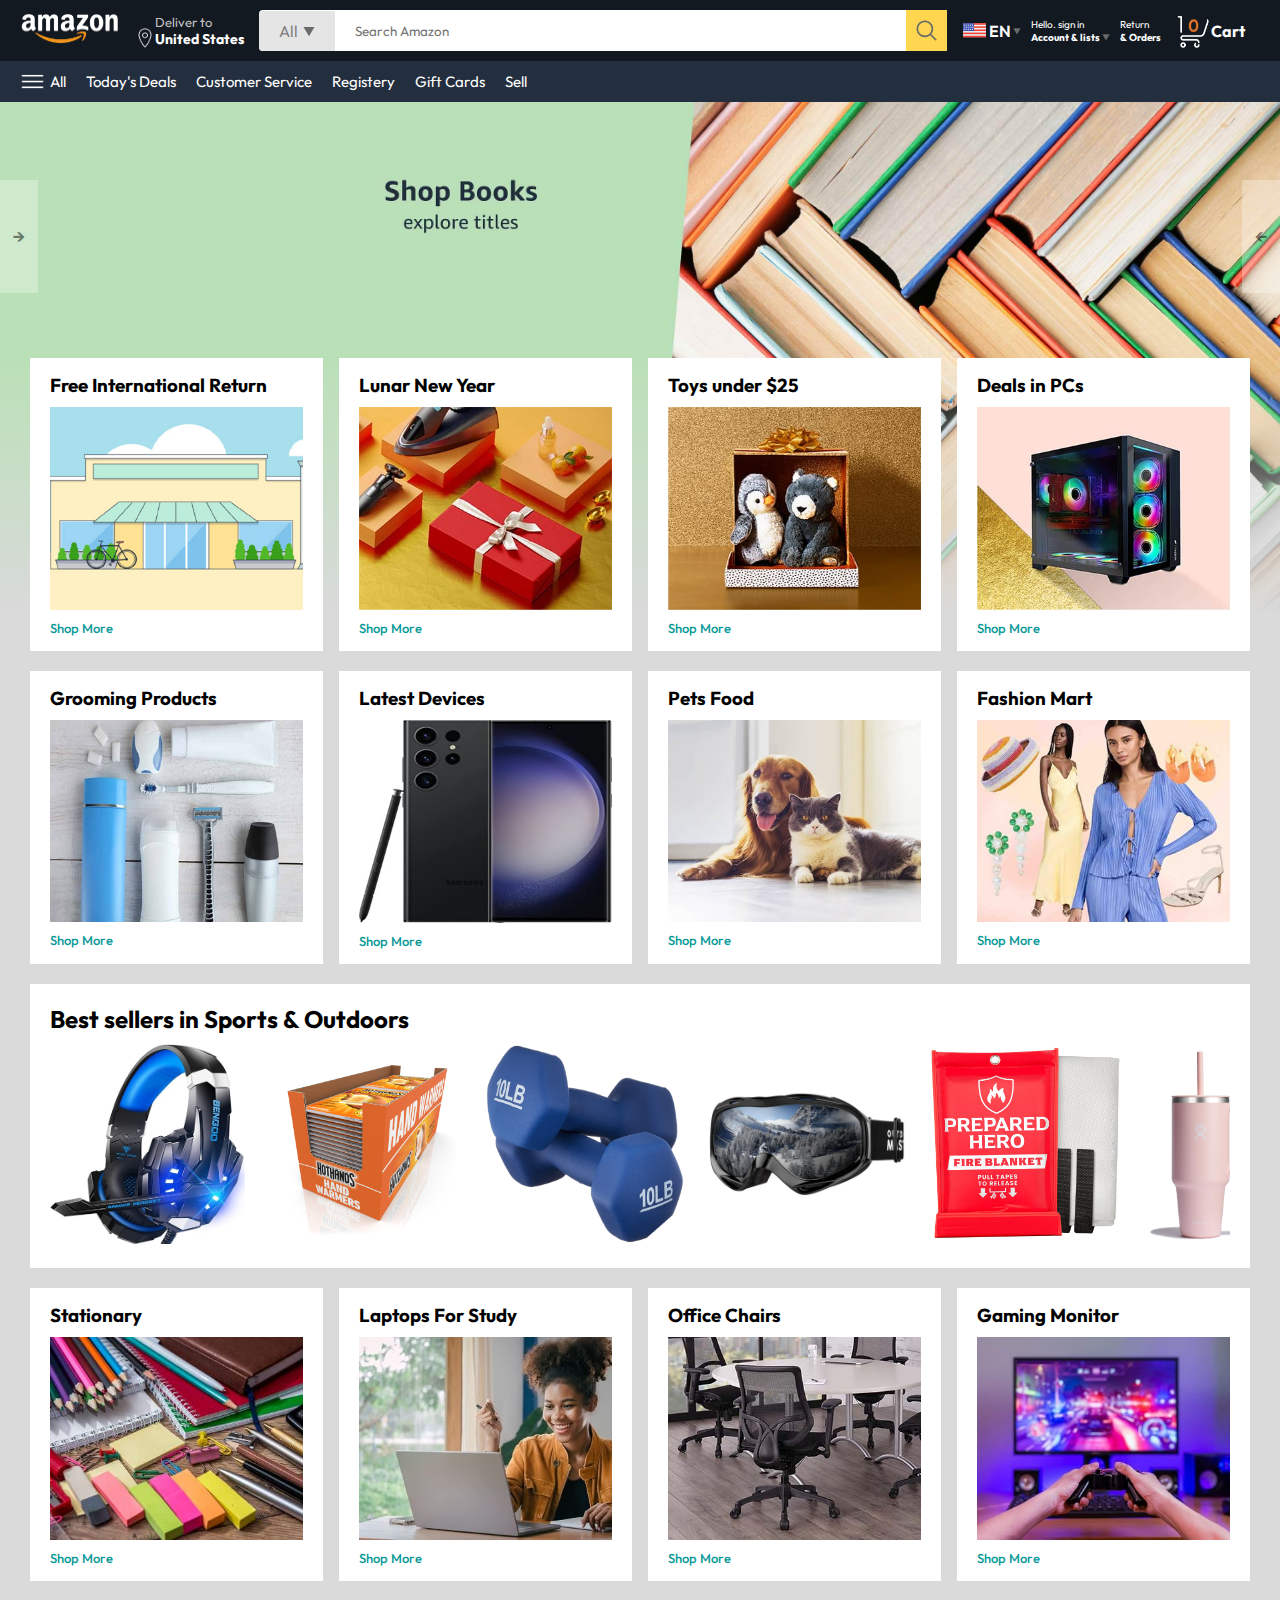
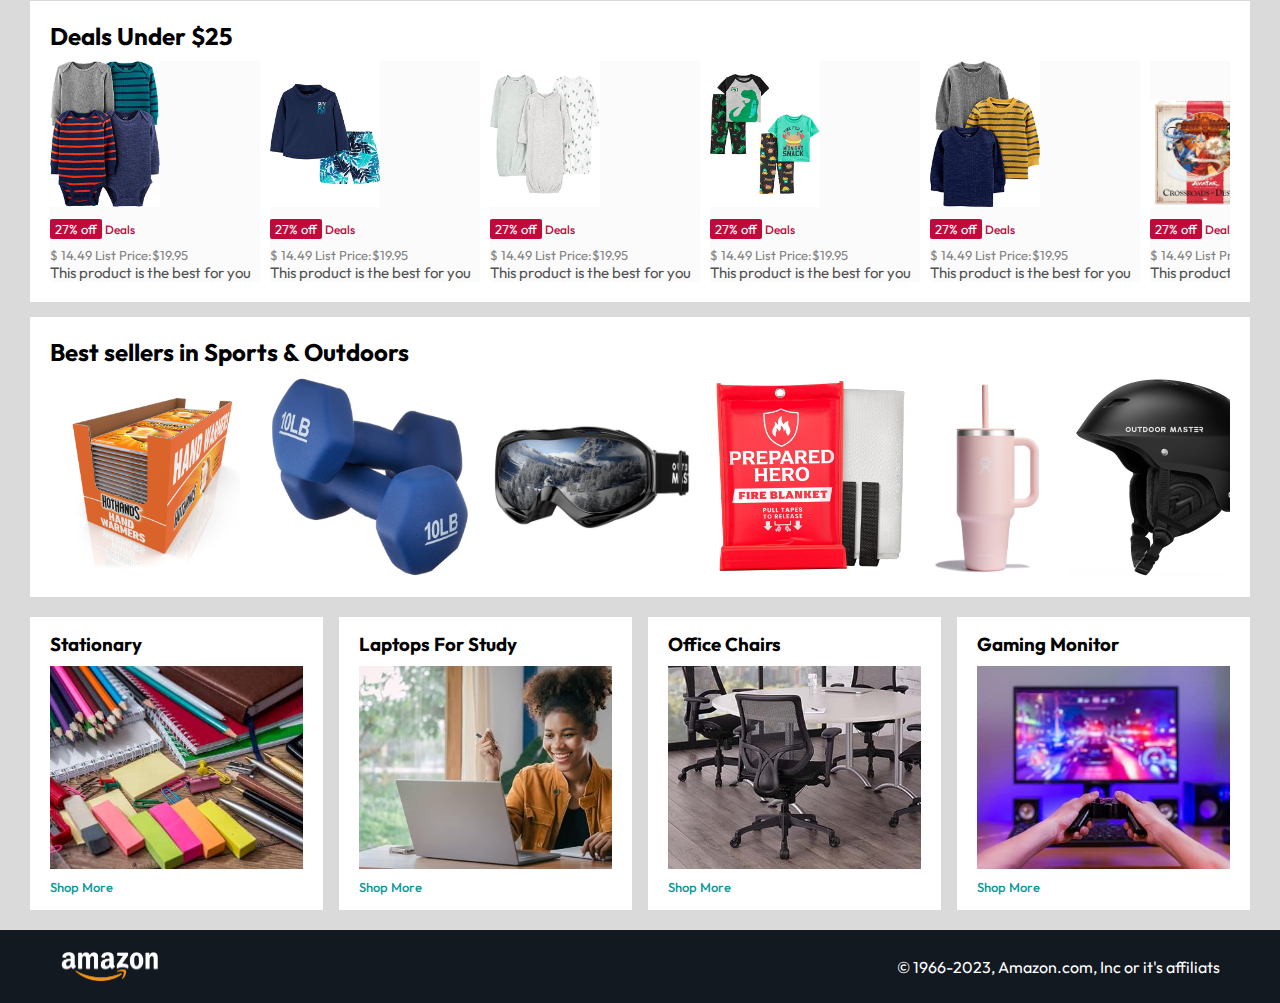
<file: index.html>
<!DOCTYPE html>
<html lang="en">
<head>
    <meta charset="UTF-8">
    <meta name="viewport" content="width=device-width, initial-scale=1.0">
    <title>Amazon clone by Zayan</title>
    <link rel="stylesheet" href="style.css"> 
</head>
<body>
    <nav>
        <a href="/">
            <img src="./assets/amazon_logo.png" width="100" alt="">
        </a>
        <div class="nav-county">
            <img src="./assets/location_icon.png" height="20" alt="">
            <div>
                <p>Deliver to</p>
                <h1>United States</h1>
            </div>
    
        </div>
        <div class="nav-search">
            <div class="nav-search-gategory">
                <p>All</p>
                <img src="./assets/dropdown_icon.png" height="12" alt="">
            </div>
            <input type="text" class="nav-search-input" placeholder="Search Amazon">
            <img src="./assets/search_icon.png" class="nav-search-icon" alt="">
        </div>
        <div class="nav-language">
            <img src="./assets/us_flag.png" width= "25px" alt="">
            <p>EN</p>
            <img src="./assets/dropdown_icon.png" width="8px" alt="">
        </div>
        <div class="nav-text">
            <p><a href="./signin.html">Hello. sign in </a></p>
            <h1>Account & lists <img src="./assets/dropdown_icon.png" width="8px" alt=""></h1>

        </div>
        <div class="nav-text">
            <p>Return </p>
            <h1>& Orders</h1>

        </div>
        <a href="./signin.html" class="monbile-user-icon" style="display: none;">
            <img src="./assets/user.png" alt="">
        </a>
        <a href="./cart.html" class="nav-cart">
            <img src="./assets/cart_icon.png" width="35px" alt=""> 
            <h4>Cart</h4> 
        </a>
    </nav>
    <div class="nav-bottom">
        <div>
            <img src="./assets/menu_icon.png" width="25px" alt="">
            <p>All</p>
        </div>
        <p>Today's Deals</p>
        <p>Customer Service</p>
        <p>Registery</p>
        <p>Gift Cards</p>
        <p>Sell</p>

    </div>
    <div class="header-slider">
        <a href="#" class="contentrol_prev">&#8594;</a>
        <a href="#" class="contentrol_next">&#8592;</a>

        <ul>
            <img src="./assets/header1.jpg" class="header-img" alt="">
            <img src="./assets/header2.jpg" class="header-img" alt="">
            <img src="./assets/header3.jpg" class="header-img" alt="">
            <img src="./assets/header4.jpg" class="header-img" alt="">
            <img src="./assets/header5.jpg" class="header-img" alt="">
            <img src="./assets/header6.jpg" class="header-img" alt="">
        </ul>
    </div>
<div class="box-row header-box">
    <div class="box-col">
        <h3>Free International Return</h3>
        <img src="./assets/box1-1.jpg" alt="">
        <a href="/">Shop More</a>
    </div>
    <div class="box-col">
        <h3>Lunar New Year</h3>
        <img src="./assets/box1-2.jpg" alt="">
        <a href="/">Shop More</a>
    </div>
    <div class="box-col">
        <h3>Toys under $25</h3>
        <img src="./assets/box1-3.jpg" alt="">
        <a href="/">Shop More</a>
    </div>
    <div class="box-col">
        <h3>Deals in PCs</h3>
        <img src="./assets/box1-4.jpg" alt="">
        <a href="/">Shop More</a>
    </div>
</div> 

<div class="box-row">
    <div class="box-col">
        <h3>Grooming Products</h3>
        <img src="./assets/box2-1.jpg" alt="">
        <a href="/">Shop More</a>
    </div>
    <div class="box-col">
        <h3>Latest Devices</h3>
        <img src="./assets/box2-2.jpg" alt="">
        <a href="/">Shop More</a>
    </div>
    <div class="box-col">
        <h3>Pets Food</h3>
        <img src="./assets/box2-3.jpg" alt="">
        <a href="/">Shop More</a>
    </div>
    <div class="box-col">
        <h3>Fashion Mart</h3>
        <img src="./assets/box2-4.jpg" alt="">
        <a href="/">Shop More</a>
    </div>
</div>

<div class="products-slider">
    <h2>Best sellers in Sports & Outdoors</h2>
    <div class="products">
        <a href="/product.html">
        <img src="./assets/product_img.jpg" alt="">
        </a>
        <img src="./assets/product1-1.jpg" alt="">
        <img src="./assets/product1-2.jpg" alt="">
        <img src="./assets/product1-3.jpg" alt="">
        <img src="./assets/product1-4.jpg" alt="">
        <img src="./assets/product1-5.jpg" alt="">
        <img src="./assets/product1-6.jpg" alt="">
        <img src="./assets/product1-7.jpg" alt="">
        <img src="./assets/product1-8.jpg" alt="">
        <img src="./assets/product1-9.jpg" alt="">
        <img src="./assets/product1-10.jpg" alt="">

    </div>
</div>

<div class="box-row">
    <div class="box-col">
        <h3>Stationary</h3>
        <img src="./assets/box3-1.jpg" alt="">
        <a href="/">Shop More</a>
    </div>
    <div class="box-col">
        <h3>Laptops For Study</h3>
        <img src="./assets/box3-2.jpg" alt="">
        <a href="/">Shop More</a>
    </div>
    <div class="box-col">
        <h3>Office Chairs</h3>
        <img src="./assets/box3-3.jpg" alt="">
        <a href="/">Shop More</a>
    </div>
    <div class="box-col">
        <h3>Gaming Monitor</h3>
        <img src="./assets/box3-4.jpg" alt="">
        <a href="/">Shop More</a>
    </div>
</div>

<!--New-->
<div class="products-slider-with-price">
    <h2>Deals Under $25</h2>
    <div class="products">
        <div class="product-card">
            <div class="product-img-container">
                <img src="./assets/product2-1.jpg" alt="">
            </div>
            <div class="product-offer">
                <p>27% off</p> <span>Deals</span>
            </div>
            <p class="product-price">$ <span>14.49</span> List Price:$19.95</p>
            <h4>This product is the best for you</h4>
        </div>
        <div class="product-card">
            <div class="product-img-container">
                <img src="./assets/product2-2.jpg" alt="">
            </div>
            <div class="product-offer">
                <p>27% off</p> <span>Deals</span>
            </div>
            <p class="product-price">$ <span>14.49</span> List Price:$19.95</p>
            <h4>This product is the best for you</h4>
        </div>
        <div class="product-card">
            <div class="product-img-container">
                <img src="./assets/product2-3.jpg" alt="">
            </div>
            <div class="product-offer">
                <p>27% off</p> <span>Deals</span>
            </div>
            <p class="product-price">$ <span>14.49</span> List Price:$19.95</p>
            <h4>This product is the best for you</h4>
        </div>
        <div class="product-card">
            <div class="product-img-container">
                <img src="./assets/product2-4.jpg" alt="">
            </div>
            <div class="product-offer">
                <p>27% off</p> <span>Deals</span>
            </div>
            <p class="product-price">$ <span>14.49</span> List Price:$19.95</p>
            <h4>This product is the best for you</h4>
        </div>
        <div class="product-card">
            <div class="product-img-container">
                <img src="./assets/product2-5.jpg" alt="">
            </div>
            <div class="product-offer">
                <p>27% off</p> <span>Deals</span>
            </div>
            <p class="product-price">$ <span>14.49</span> List Price:$19.95</p>
            <h4>This product is the best for you</h4>
        </div>
        <div class="product-card">
            <div class="product-img-container">
                <img src="./assets/product2-6.jpg" alt="">
            </div>
            <div class="product-offer">
                <p>27% off</p> <span>Deals</span>
            </div>
            <p class="product-price">$ <span>14.49</span> List Price:$19.95</p>
            <h4>This product is the best for you</h4>
        </div>
        <div class="product-card">
            <div class="product-img-container">
                <img src="./assets/product2-7.jpg" alt="">
            </div>
            <div class="product-offer">
                <p>27% off</p> <span>Deals</span>
            </div>
            <p class="product-price">$ <span>14.49</span> List Price:$19.95</p>
            <h4>This product is the best for you</h4>
        </div>
        <div class="product-card">
            <div class="product-img-container">
                <img src="./assets/product2-8.jpg" alt="">
            </div>
            <div class="product-offer">
                <p>27% off</p> <span>Deals</span>
            </div>
            <p class="product-price">$ <span>14.49</span> List Price:$19.95</p>
            <h4>This product is the best for you</h4>
        </div>
        <div class="product-card">
            <div class="product-img-container">
                <img src="./assets/product2-9.jpg" alt="">
            </div>
            <div class="product-offer">
                <p>27% off</p> <span>Deals</span>
            </div>
            <p class="product-price">$ <span>14.49</span> List Price:$19.95</p>
            <h4>This product is the best for you</h4>
        </div>
        <div class="product-card">
            <div class="product-img-container">
                <img src="./assets/product2-10.jpg" alt="">
            </div>
            <div class="product-offer">
                <p>27% off</p> <span>Deals</span>
            </div>
            <p class="product-price">$ <span>14.49</span> List Price:$19.95</p>
            <h4>This product is the best for you</h4>
        </div>
        <div class="product-card">
            <div class="product-img-container">
                <img src="./assets/product2-11.jpg" alt="">
            </div>
            <div class="product-offer">
                <p>27% off</p> <span>Deals</span>
            </div>
            <p class="product-price">$ <span>14.49</span> List Price:$19.95</p>
            <h4>This product is the best for you</h4>
        </div>
    </div>
</div>


<div class="products-slider">
    <h2>Best sellers in Sports & Outdoors</h2>
    <div class="products">
        <img src="./assets/product1-1.jpg" alt="">
        <img src="./assets/product1-2.jpg" alt="">
        <img src="./assets/product1-3.jpg" alt="">
        <img src="./assets/product1-4.jpg" alt="">
        <img src="./assets/product1-5.jpg" alt="">
        <img src="./assets/product1-6.jpg" alt="">
        <img src="./assets/product1-7.jpg" alt="">
        <img src="./assets/product1-8.jpg" alt="">
        <img src="./assets/product1-9.jpg" alt="">
        <img src="./assets/product1-10.jpg" alt="">

    </div>
</div>

<div class="box-row">
    <div class="box-col">
        <h3>Stationary</h3>
        <img src="./assets/box3-1.jpg" alt="">
        <a href="/">Shop More</a>
    </div>
    <div class="box-col">
        <h3>Laptops For Study</h3>
        <img src="./assets/box3-2.jpg" alt="">
        <a href="/">Shop More</a>
    </div>
    <div class="box-col">
        <h3>Office Chairs</h3>
        <img src="./assets/box3-3.jpg" alt="">
        <a href="/">Shop More</a>
    </div>
    <div class="box-col">
        <h3>Gaming Monitor</h3>
        <img src="./assets/box3-4.jpg" alt="">
        <a href="/">Shop More</a>
    </div>
</div>

<footer>
    <img src="./assets/amazon_logo.png" width= "100" alt="">
    <p>© 1966-2023, Amazon.com, Inc or it's affiliats</p> 
</footer>

<script src="script.js"></script>

</body>
</html>
</file>
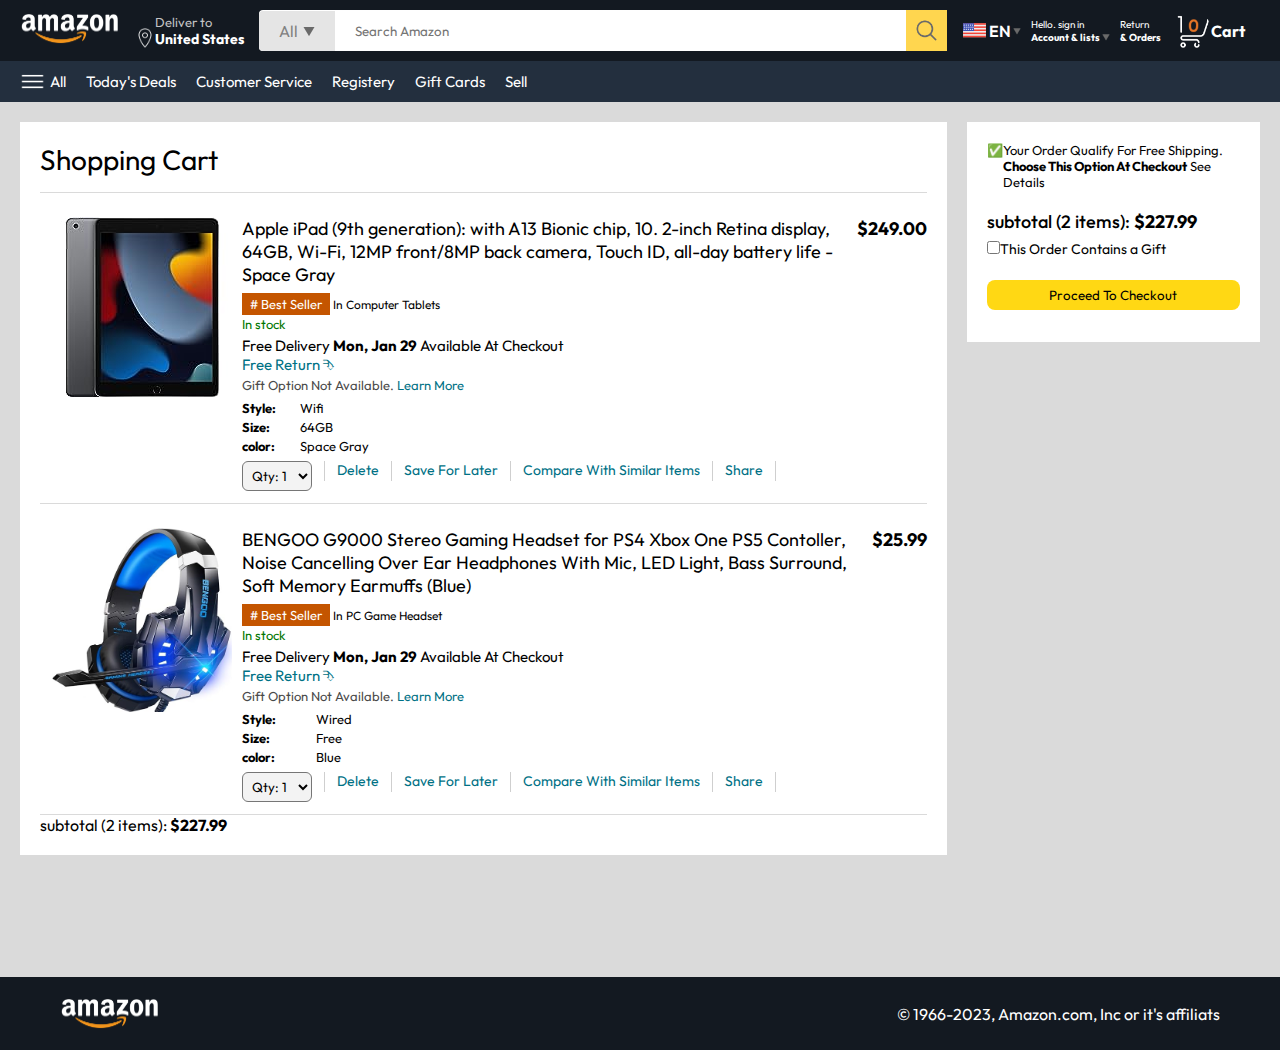
<file: cart.html>
<!DOCTYPE html>
<html lang="en">
<head>
    <meta charset="UTF-8">
    <meta name="viewport" content="width=device-width, initial-scale=1.0">
    <title>cart</title>
    <link rel="stylesheet" href="./style.css">
    <link rel="stylesheet" href="./cart.css">

</head>
<body>
    <nav>
        <a href="/">
            <img src="./assets/amazon_logo.png" width="100" alt="">
        </a>
        <div class="nav-county">
            <img src="./assets/location_icon.png" height="20" alt="">
            <div>
                <p>Deliver to</p>
                <h1>United States</h1>
            </div>
    
        </div>
        <div class="nav-search">
            <div class="nav-search-gategory">
                <p>All</p>
                <img src="./assets/dropdown_icon.png" height="12" alt="">
            </div>
            <input type="text" class="nav-search-input" placeholder="Search Amazon">
            <img src="./assets/search_icon.png" class="nav-search-icon" alt="">
        </div>
        <div class="nav-language">
            <img src="./assets/us_flag.png" width= "25px" alt="">
            <p>EN</p>
            <img src="./assets/dropdown_icon.png" width="8px" alt="">
        </div>
        <div class="nav-text">
            <p><a href="./signin.html">Hello. sign in </a></p>
            <h1>Account & lists <img src="./assets/dropdown_icon.png" width="8px" alt=""></h1>

        </div>
        <div class="nav-text">
            <p>Return </p>
            <h1>& Orders</h1>

        </div>
        <a href="./signin.html" class="monbile-user-icon" style="display: none;">
            <img src="./assets/user.png" alt="">
        </a>
        <a href="" class="nav-cart">
            <img src="./assets/cart_icon.png" width="35px" alt=""> 
            <h4>Cart</h4> 
        </a>
    </nav>
    <div class="nav-bottom">
        <div>
            <img src="./assets/menu_icon.png" width="25px" alt="">
            <p>All</p>
        </div>
        <p>Today's Deals</p>
        <p>Customer Service</p>
        <p>Registery</p>
        <p>Gift Cards</p>
        <p>Sell</p>
    </div>

<div class="cart">
    <div class="cart-left">
        <h1>Shopping Cart</h1>
        <hr>
        <div class="product-cart-list">
            <img src="./assets/ipad_img.jpg" alt="" width="180px">
            <div>
                <div class="product-cart-titleprice">
                    <p>Apple iPad (9th generation): with A13 Bionic chip, 10.
                    2-inch Retina display, 64GB, Wi-Fi, 12MP front/8MP back 
                    camera, Touch ID, all-day battery life - Space Gray</p>
                    <p><b>$249.00</b></p>
                </div>
                <p class="product-cart-bestseller"><span># Best Seller</span> In Computer 
                Tablets</p>
                <p class="product-cart-stock">In stock</p>
                <p class="product-cart-delivery">Free Delivery <b> Mon, Jan 29</b> Available At Checkout</p>
                <p class="product-cart-return">Free Return &#11191</p>
                <p class="product-cart-giftoption">Gift Option Not Available. <span>Learn More</span></p>
                <div class="product-cart-specs">
                    <p><b>Style:</b> <p>Wifi</p>
                    <p><b>Size:</b> <p>64GB</p>
                    <p><b>color:</b> <p>Space Gray</p>
                </div>
                <div class="cart-list-action">
                    <select>
                        <option value="1">Qty: 1</option>
                        <option value="2">Qty: 2</option>
                        <option value="3">Qty: 3</option>
                        <option value="4">Qty: 4</option>
                        <option value="5">Qty: 5</option>
                    </select>
                    <hr>
                    <p class="action-btn">Delete</p>
                    <hr>
                    <p class="action-btn">Save For Later</p>
                    <hr>
                    <p class="action-btn">Compare With Similar Items</p>
                    <hr>
                    <p class="action-btn">Share</p>
                    <hr>

                </div>
            </div>
        </div>
        <hr>
        <div class="product-cart-list">
            <img src="./assets/product_img.jpg" alt="" width="180px">
            <div>
                <div class="product-cart-titleprice">
                    <p>BENGOO G9000 Stereo Gaming Headset for PS4 Xbox One PS5 Contoller, 
                        Noise Cancelling Over Ear Headphones With Mic, 
                        LED Light, Bass Surround, Soft Memory Earmuffs (Blue)</p>
                    <p><b>$25.99</b></p>
                </div>
                <p class="product-cart-bestseller"><span># Best Seller</span> In PC Game Headset</p>
                <p class="product-cart-stock">In stock</p>
                <p class="product-cart-delivery">Free Delivery <b> Mon, Jan 29</b> Available At Checkout</p>
                <p class="product-cart-return">Free Return &#11191</p>
                <p class="product-cart-giftoption">Gift Option Not Available. <span>Learn More</span></p>
                <div class="product-cart-specs">
                    <p><b>Style:</b> <p>Wired</p>
                    <p><b>Size:</b> <p>Free</p>
                    <p><b>color:</b> <p>Blue</p>
                </div>
                <div class="cart-list-action">
                    <select>
                        <option value="1">Qty: 1</option>
                        <option value="2">Qty: 2</option>
                        <option value="3">Qty: 3</option>
                        <option value="4">Qty: 4</option>
                        <option value="5">Qty: 5</option>
                    </select>
                    <hr>
                    <p class="action-btn">Delete</p>
                    <hr>
                    <p class="action-btn">Save For Later</p>
                    <hr>
                    <p class="action-btn">Compare With Similar Items</p>
                    <hr>
                    <p class="action-btn">Share</p>
                    <hr>

                </div>
            </div>
        </div>
        <hr>
        <div class="cart-list-subtotal">
            subtotal (2 items): <b>$227.99</b>
        </div>
        


    </div>
    
    <div class="cart-right">
        <div class="cart-free-delivery">
            <p>&#x2705</p>
            <p>Your Order Qualify For Free Shipping. <b>Choose This Option At Checkout</b>
            See Details</p>
        </div>
        <p class="cart-subtotal">subtotal (2 items): <b>$227.99</b>
        <p class="cart-right-gift"> <input type="checkbox">This Order Contains a Gift</p>
        <button>Proceed To Checkout</button>
        </p>
    </div>

</div>

<footer class="footer-cart">
    <img src="./assets/amazon_logo.png" width= "100" alt="">
    <p>© 1966-2023, Amazon.com, Inc or it's affiliats</p> 
</footer>
</body>
</html>
</file>
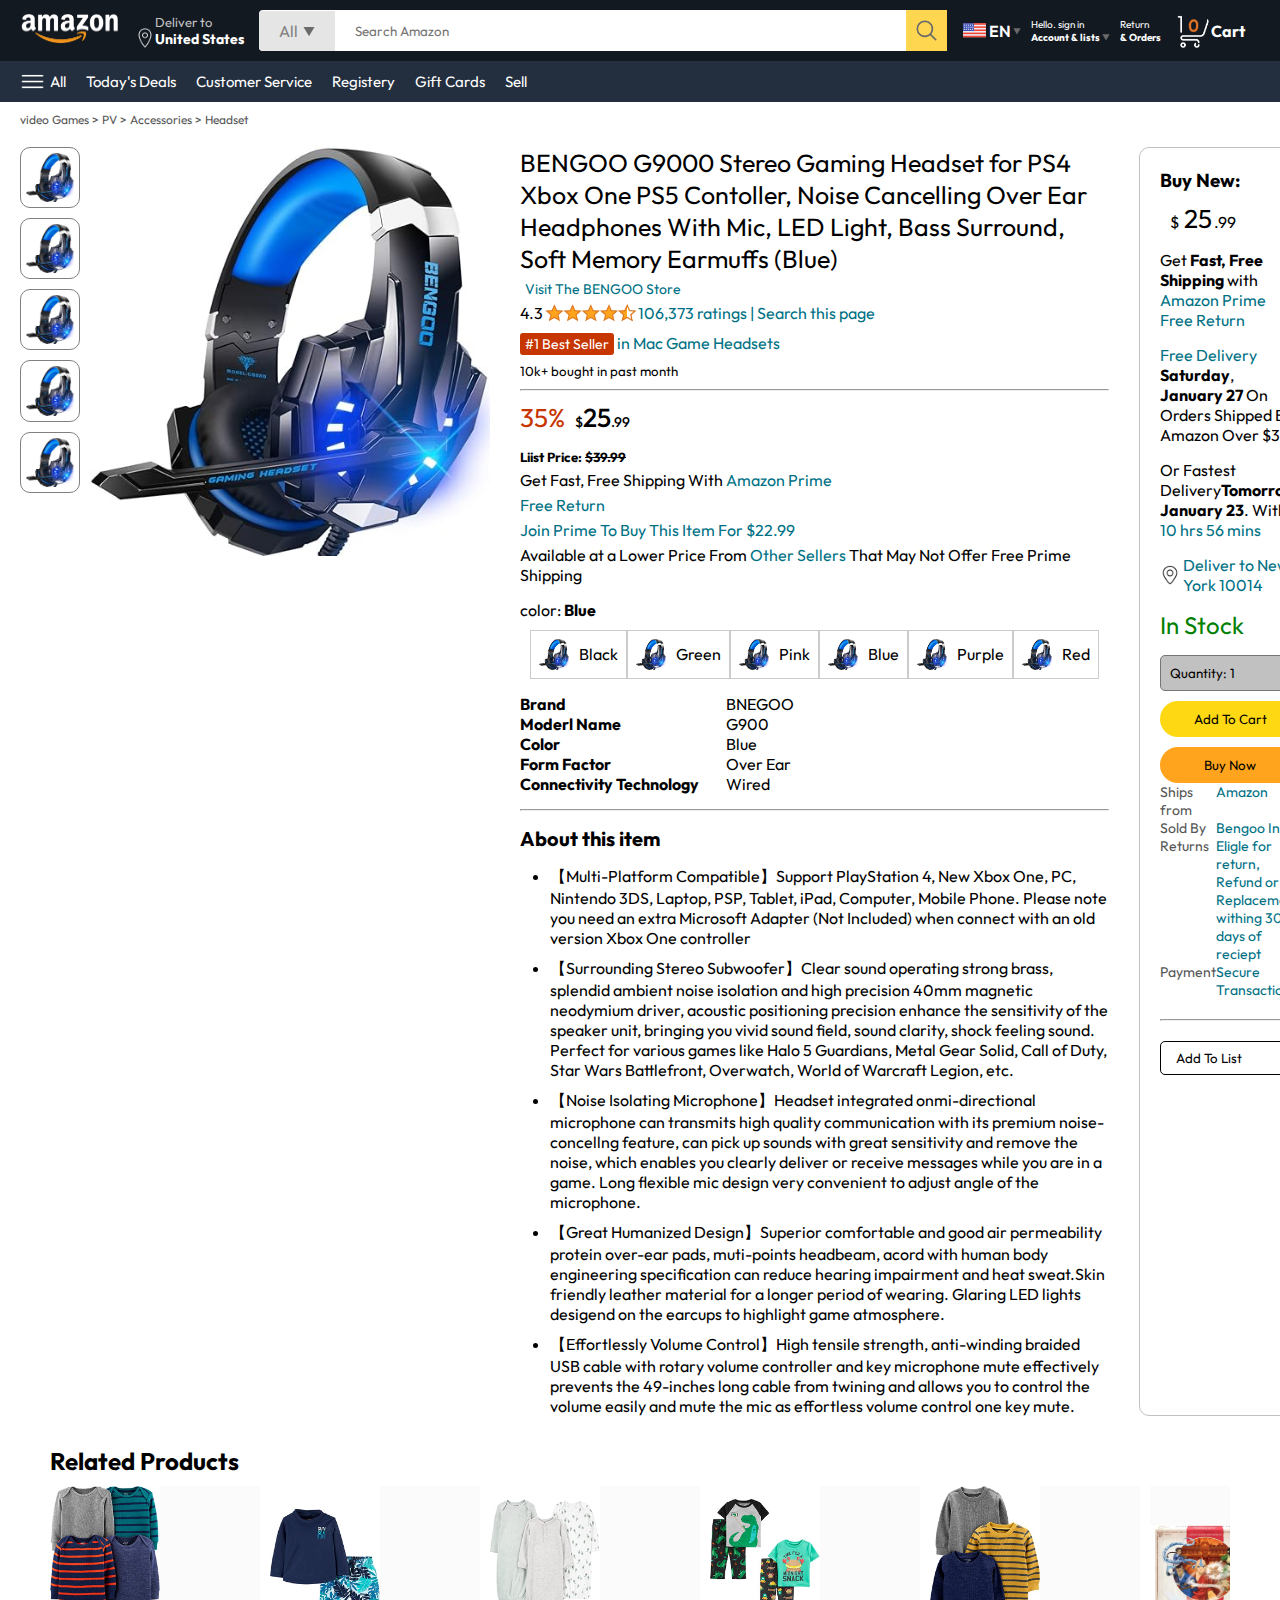
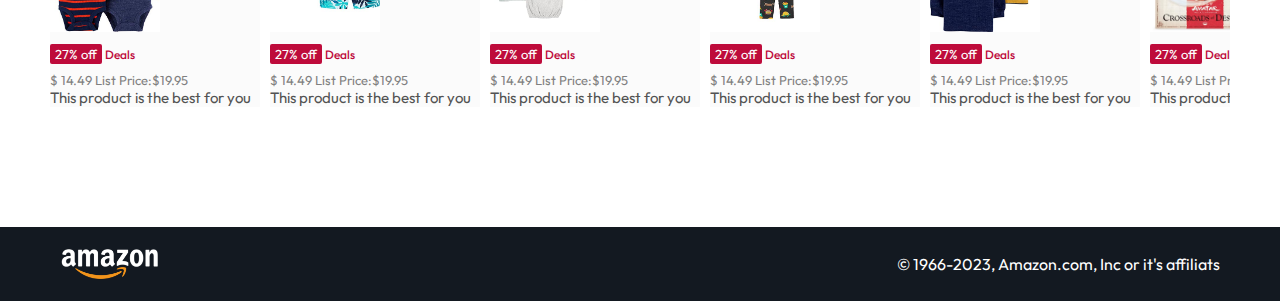
<file: product.html>
<!DOCTYPE html>
<html lang="en">
<head>
    <meta charset="UTF-8">
    <meta name="viewport" content="width=device-width, initial-scale=1.0">
    <title>Product Page</title>
    <link rel="stylesheet" href="style.css">
    <link rel="stylesheet" href="product.css">

</head>
<body>
    <nav>
        <a href="/">
            <img src="./assets/amazon_logo.png" width="100" alt="">
        </a>
        <div class="nav-county">
            <img src="./assets/location_icon.png" height="20" alt="">
            <div>
                <p>Deliver to</p>
                <h1>United States</h1>
            </div>
    
        </div>
        <div class="nav-search">
            <div class="nav-search-gategory">
                <p>All</p>
                <img src="./assets/dropdown_icon.png" height="12" alt="">
            </div>
            <input type="text" class="nav-search-input" placeholder="Search Amazon">
            <img src="./assets/search_icon.png" class="nav-search-icon" alt="">
        </div>
        <div class="nav-language">
            <img src="./assets/us_flag.png" width= "25px" alt="">
            <p>EN</p>
            <img src="./assets/dropdown_icon.png" width="8px" alt="">
        </div>
        <div class="nav-text">
            <p><a href="./signin.html">Hello. sign in </a></p>
            <h1>Account & lists <img src="./assets/dropdown_icon.png" width="8px" alt=""></h1>

        </div>
        <div class="nav-text">
            <p>Return </p>
            <h1>& Orders</h1>

        </div>
        <a href="./signin.html" class="monbile-user-icon" style="display: none;">
            <img src="./assets/user.png" alt="">
        </a>
        <a href="./cart.html" class="nav-cart">
            <img src="./assets/cart_icon.png" width="35px" alt=""> 
            <h4>Cart</h4> 
        </a>
    </nav>
    <div class="nav-bottom">
        <div>
            <img src="./assets/menu_icon.png" width="25px" alt="">
            <p>All</p>
        </div>
        <p>Today's Deals</p>
        <p>Customer Service</p>
        <p>Registery</p>
        <p>Gift Cards</p>
        <p>Sell</p>

    </div>
<p class="breadcrum">video Games > PV > Accessories > Headset</p>

<div class="product-display">
    <div class="product-d-image">
        <div class="product-icons">
            <img src="./assets/product_img.jpg" width="60" alt="">
            <img src="./assets/product_img.jpg" width="60" alt="">
            <img src="./assets/product_img.jpg" width="60" alt="">
            <img src="./assets/product_img.jpg" width="60" alt="">
            <img src="./assets/product_img.jpg" width="60" alt="">
        </div>
        <div class="product-main-image">
            <img src="./assets/product_img.jpg" width="400" alt="">

        </div>
    </div>
    <div class="product-d-details">
    <p class="product-title">
        BENGOO G9000 Stereo Gaming Headset for PS4 Xbox One PS5 Contoller, 
        Noise Cancelling Over Ear Headphones With Mic, 
        LED Light, Bass Surround, Soft Memory Earmuffs (Blue)
    </p>
    <p class="brand-store">Visit The BENGOO Store</p>
    <div class="product-rating">
        <div>
            <div>4.3 <img src="./assets/rating_img.png" height="20px" alt=""></div>
            <p>106,373 ratings | Search this page</p>
        </div>
        <p><span>#1 Best Seller</span> in Mac Game Headsets</p>
        <h5>10k+ bought in past month</h5>
        <hr>
    </div>
    <div class="product-d-price">
        <div>
            <p>35%</p>
            <h1>$<span>25</span>.99</h1>
        </div>
        <h5>Liist Price: <span>$39.99</span></h5>
        <p>Get <b></b>Fast, Free Shipping </b>With <span>Amazon Prime</span></p>
        <p><span>Free Return</span></p>
        <p><span>Join Prime To Buy This Item For $22.99</span></p>
        <p>Available at a Lower Price From <span>Other Sellers</span>
             That May Not Offer Free Prime Shipping</p>
    </div>
    <div class="product-color-selection">
        <p>color: <b>Blue</b></p>
        <div class="product-color-option">
            <div class="option">
                <img src="./assets/product_img.jpg" alt="" width="30px">
                <p>Black</p>
            </div>
            <div class="option">
                <img src="./assets/product_img.jpg" alt="" width="30px">
                <p>Green</p>
            </div>
            <div class="option">
                <img src="./assets/product_img.jpg" alt="" width="30px">
                <p>Pink</p>
            </div>
            <div class="option">
                <img src="./assets/product_img.jpg" alt="" width="30px">
                <p>Blue</p>
            </div>
            <div class="option">
                <img src="./assets/product_img.jpg" alt="" width="30px">
                <p>Purple</p>
            </div>
            <div class="option">
                <img src="./assets/product_img.jpg" alt="" width="30px">
                <p>Red</p>
            </div>
        </div>
    </div>
    <div class="product-info">
        <p><b>Brand</b></p> <p>BNEGOO</p>
        <p><b>Moderl Name</b></p> <p>G900</p>
        <p><b>Color</b></p> <p>Blue</p>
        <p><b>Form Factor</b></p> <p>Over Ear</p>
        <p><b>Connectivity Technology</b></p> <p>Wired</p>


    </div>
    <hr>
        <div class="product-description">
            <h1>About this item</h1>
            <ul>
                <li>【Multi-Platform Compatible】Support PlayStation 4, New 
                    Xbox One, PC, Nintendo 3DS, Laptop, PSP, Tablet, iPad, 
                    Computer, Mobile Phone. Please note you need an extra 
                    Microsoft Adapter (Not Included) when connect with an old 
                    version Xbox One controller</li>
                    <li>【Surrounding Stereo Subwoofer】Clear sound 
                    operating strong brass, splendid ambient noise 
                    isolation and high precision 40mm magnetic neodymium 
                    driver, acoustic positioning precision enhance 
                    the sensitivity of the speaker unit, bringing you 
                    vivid sound field, sound clarity, shock feeling sound. 
                    Perfect for various games like Halo 5 Guardians, Metal 
                    Gear Solid, Call of Duty, Star Wars Battlefront, 
                    Overwatch, World of Warcraft Legion, etc.</li>
                    <li>【Noise Isolating Microphone】Headset integrated 
                        onmi-directional microphone can transmits high quality 
                        communication with its premium noise-concellng feature,
                        can pick up sounds with great sensitivity and remove 
                        the noise, which enables you clearly deliver or 
                        receive messages while you are in a game. Long 
                        flexible mic design very convenient to adjust angle of 
                        the microphone.</li>
                        <li>【Great Humanized Design】Superior comfortable 
                            and good air permeability protein over-ear pads, 
                            muti-points headbeam, acord with human body engineering 
                            specification can reduce hearing impairment and heat 
                            sweat.Skin friendly leather material for a longer period 
                            of wearing. Glaring LED lights desigend on the earcups to 
                            highlight game atmosphere.</li>
                            <li>【Effortlessly Volume Control】High tensile 
                                strength, anti-winding braided USB cable 
                                with rotary volume controller and key microphone 
                                mute effectively prevents the 49-inches long cable 
                                from twining and allows you to control the volume 
                                easily and mute the mic as effortless volume control 
                                one key mute.</li>
                        
            </ul>
        </div>

    </div>
    <div class="product-d-purchase">
        <div class="title">
            <h3>Buy New:</h3> <img src="./assets/circle_icon.png" alt="" width="20px">
        </div>
        <h1 class="price">$ <span>25</span>.99</h1>
        <div class="gap">
            <p>Get <b>Fast, Free Shipping</b> with <span>Amazon Prime</span></p>
            <p><span>Free Return</span></p>
        </div>
        <div class="gap">
            <p><span>Free Delivery</span> <b>Saturday</b>,</p>
            <p><b>January 27</b> On Orders Shipped By Amazon Over $35</p>
        </div>
        <div class="gap">
        <p>Or Fastest Delivery<b>Tomorrow </b> <b>January 23</b>.
        Within <span>10 hrs 56 mins</span></p>
        </div>
        <div class="delivery-location">
            <img src="./assets/location_icon_dark.png" alt="" width="20px">
            <p><span>Deliver to New York 10014</span></p>
        </div>
        <h2 class="product-stock">In Stock</h2>
        <select class="product-quantity">
            <option value="1">Quantity: 1</option>
            <option value="2">Quantity: 2</option>
            <option value="3">Quantity: 3</option>
        </select>
        
        <button class="btn">Add To Cart</button>
        <button class="btn-product-buy">Buy Now</button>

        <div class="product-seller-info">
            <p>Ships from</p> <p><span>Amazon</span></p>
            <p>Sold By</p> <p><span>Bengoo Inc</span></p>
            <p>Returns</p> <p><span>Eligle for return, Refund or Replacement
                withing 30 days of reciept</span></p>
            <p>Payment</p> <p><span>Secure Transaction</span></p>

    
        </div>
        <hr>
        <button class= product-add-list>Add To List</button>

    </div>
</div>
<div class="products-slider-with-price">
    <h2>Related Products</h2>
    <div class="products">
        <div class="product-card">
            <div class="product-img-container">
                <img src="./assets/product2-1.jpg" alt="">
            </div>
            <div class="product-offer">
                <p>27% off</p> <span>Deals</span>
            </div>
            <p class="product-price">$ <span>14.49</span> List Price:$19.95</p>
            <h4>This product is the best for you</h4>
        </div>
        <div class="product-card">
            <div class="product-img-container">
                <img src="./assets/product2-2.jpg" alt="">
            </div>
            <div class="product-offer">
                <p>27% off</p> <span>Deals</span>
            </div>
            <p class="product-price">$ <span>14.49</span> List Price:$19.95</p>
            <h4>This product is the best for you</h4>
        </div>
        <div class="product-card">
            <div class="product-img-container">
                <img src="./assets/product2-3.jpg" alt="">
            </div>
            <div class="product-offer">
                <p>27% off</p> <span>Deals</span>
            </div>
            <p class="product-price">$ <span>14.49</span> List Price:$19.95</p>
            <h4>This product is the best for you</h4>
        </div>
        <div class="product-card">
            <div class="product-img-container">
                <img src="./assets/product2-4.jpg" alt="">
            </div>
            <div class="product-offer">
                <p>27% off</p> <span>Deals</span>
            </div>
            <p class="product-price">$ <span>14.49</span> List Price:$19.95</p>
            <h4>This product is the best for you</h4>
        </div>
        <div class="product-card">
            <div class="product-img-container">
                <img src="./assets/product2-5.jpg" alt="">
            </div>
            <div class="product-offer">
                <p>27% off</p> <span>Deals</span>
            </div>
            <p class="product-price">$ <span>14.49</span> List Price:$19.95</p>
            <h4>This product is the best for you</h4>
        </div>
        <div class="product-card">
            <div class="product-img-container">
                <img src="./assets/product2-6.jpg" alt="">
            </div>
            <div class="product-offer">
                <p>27% off</p> <span>Deals</span>
            </div>
            <p class="product-price">$ <span>14.49</span> List Price:$19.95</p>
            <h4>This product is the best for you</h4>
        </div>
        <div class="product-card">
            <div class="product-img-container">
                <img src="./assets/product2-7.jpg" alt="">
            </div>
            <div class="product-offer">
                <p>27% off</p> <span>Deals</span>
            </div>
            <p class="product-price">$ <span>14.49</span> List Price:$19.95</p>
            <h4>This product is the best for you</h4>
        </div>
        <div class="product-card">
            <div class="product-img-container">
                <img src="./assets/product2-8.jpg" alt="">
            </div>
            <div class="product-offer">
                <p>27% off</p> <span>Deals</span>
            </div>
            <p class="product-price">$ <span>14.49</span> List Price:$19.95</p>
            <h4>This product is the best for you</h4>
        </div>
        <div class="product-card">
            <div class="product-img-container">
                <img src="./assets/product2-9.jpg" alt="">
            </div>
            <div class="product-offer">
                <p>27% off</p> <span>Deals</span>
            </div>
            <p class="product-price">$ <span>14.49</span> List Price:$19.95</p>
            <h4>This product is the best for you</h4>
        </div>
        <div class="product-card">
            <div class="product-img-container">
                <img src="./assets/product2-10.jpg" alt="">
            </div>
            <div class="product-offer">
                <p>27% off</p> <span>Deals</span>
            </div>
            <p class="product-price">$ <span>14.49</span> List Price:$19.95</p>
            <h4>This product is the best for you</h4>
        </div>
        <div class="product-card">
            <div class="product-img-container">
                <img src="./assets/product2-11.jpg" alt="">
            </div>
            <div class="product-offer">
                <p>27% off</p> <span>Deals</span>
            </div>
            <p class="product-price">$ <span>14.49</span> List Price:$19.95</p>
            <h4>This product is the best for you</h4>
        </div>
    </div>
</div> 
    <footer class="product-footer">
        <img src="./assets/amazon_logo.png" width= "100" alt="">
        <p>© 1966-2023, Amazon.com, Inc or it's affiliats</p> 
    </footer>
    <script>
        const scrollContainer = document.querySelectorAll('.products');
            for (const item of scrollContainer) {
                item.addEventListener('wheel', (evt)=>{
                    evt.preventDefault();
                    item.scrollLeft += evt.deltaY;
                })
                
            }
        
        </script>
</body>
</html>
</file>
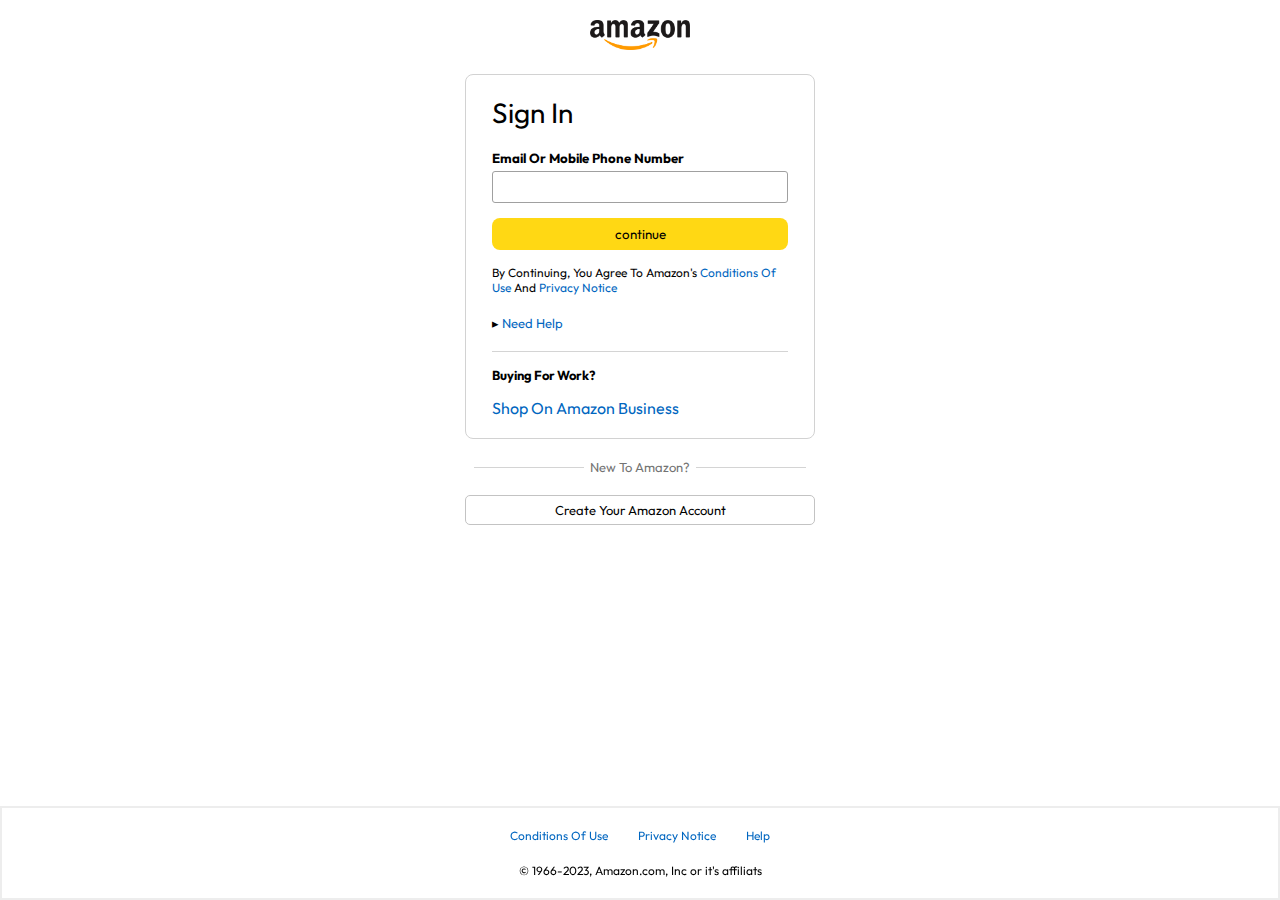
<file: signin.html>
<!DOCTYPE html>
<html lang="en">
<head>
    <meta charset="UTF-8">
    <meta name="viewport" content="width=device-width, initial-scale=1.0">
    <title>Sign In</title>
    <link rel="stylesheet" href="signin.css">
</head>
<body>
    <a href="/"><img class="logo"src="./assets/amazon_logo_dark.png" alt="" 
        width="100px"></a>
<div class="signin-container">
    <h1 class="signin-title">Sign In</h1>
    <h5 class="input-lable">Email Or Mobile Phone Number</h5>
    <input type="text">
    <button>continue</button>
    <p class="signin-condition">By Continuing, You Agree To Amazon's 
        <span>Conditions Of Use</span> And <span>Privacy Notice</span></p>
        <p class="signin-help">&#9656 <span>Need Help</span></p>
        <hr>
        <h4>Buying For Work?</h4>
        <p class="signing-business"><span>Shop On Amazon Business</span></p>
    </div>
    <div class="signin-bottom">
        <hr>
        <p>New To Amazon?</p>
        <hr>
    </div>
    <a href="signup.html">
        <button class="sign-signup-btn">Create Your Amazon Account</button>

    </a>
    <footer>
        <div class="footer-links">
            <a href="#">Conditions Of Use</a>
            <a href="#">Privacy Notice</a>
            <a href="#">Help</a>
        </div>
        <p class="footer-copywrite">© 1966-2023, Amazon.com, Inc or it's affiliats</p>
    </footer>
</body>
</html>
</file>
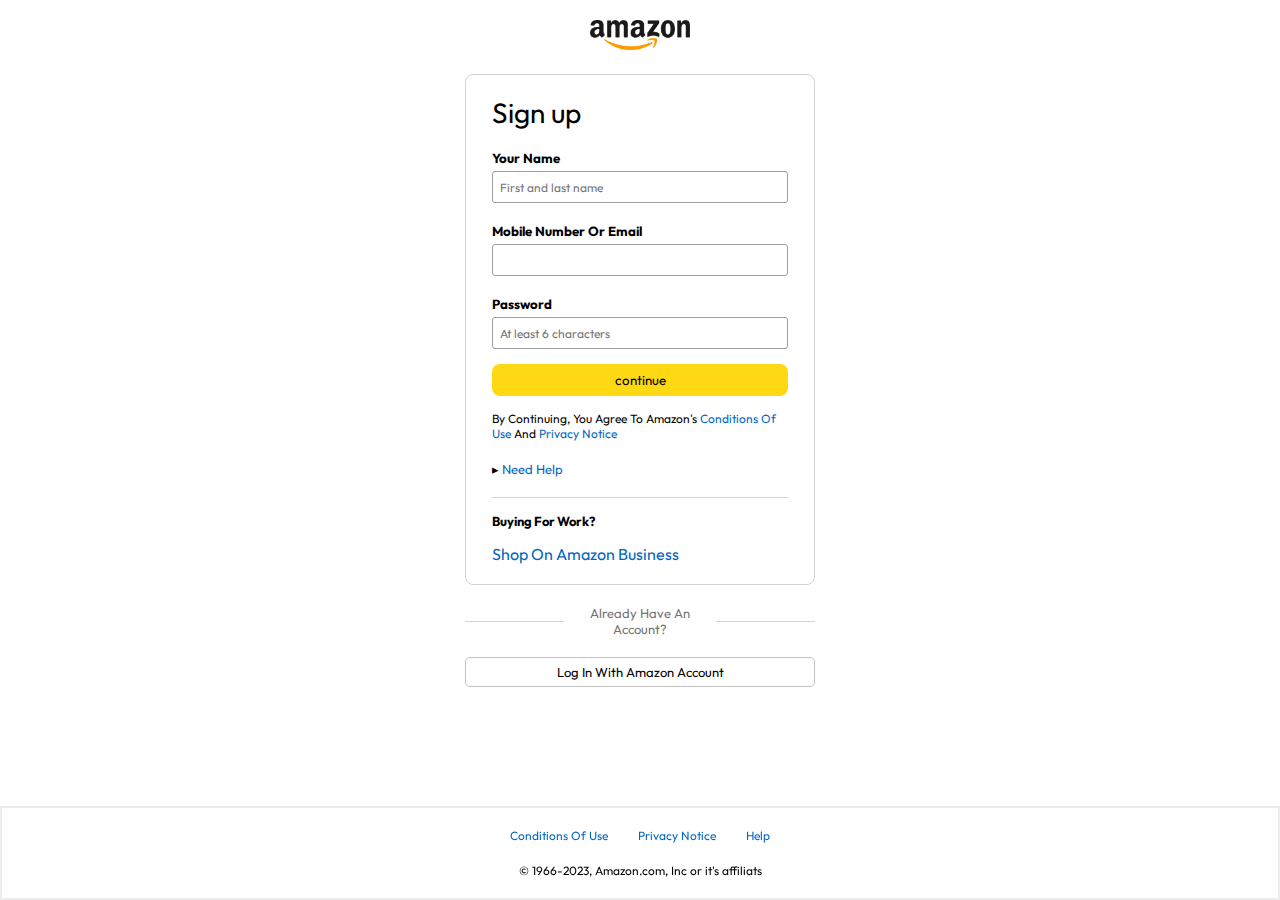
<file: signup.html>
<!DOCTYPE html>
<html lang="en">
<head>
    <meta charset="UTF-8">
    <meta name="viewport" content="width=device-width, initial-scale=1.0">
    <title>Sign Up</title>
    <link rel="stylesheet" href="./signin.css">
</head>
<body>
    <a href="/"><img class="logo"src="./assets/amazon_logo_dark.png" alt="" 
        width="100px"></a>
<div class="signin-container">
    <h1 class="signin-title">Sign up</h1>
    <h5 class="input-lable">Your Name</h5>
    <input type="text" placeholder="First and last name">
    <h5 class="input-lable">Mobile Number Or Email</h5>
    <input type="text">
    <h5 class="input-lable">Password</h5>
    <input type="password" placeholder="At least 6 characters">

    <button>continue</button>
    <p class="signin-condition">By Continuing, You Agree To Amazon's 
        <span>Conditions Of Use</span> And <span>Privacy Notice</span></p>
        <p class="signin-help">&#9656 <span>Need Help</span></p>
        <hr>
        <h4>Buying For Work?</h4>
        <p class="signing-business"><span>Shop On Amazon Business</span></p>
    </div>
    <div class="signin-bottom">
        <hr>
        <p>Already Have An Account?</p>
        <hr>
    </div>
    <a href="signin.html">
        <button class="sign-signup-btn">Log In With Amazon Account</button>

    </a>
    <footer>
        <div class="footer-links">
            <a href="#">Conditions Of Use</a>
            <a href="#">Privacy Notice</a>
            <a href="#">Help</a>
        </div>
        <p class="footer-copywrite">© 1966-2023, Amazon.com, Inc or it's affiliats</p>
    </footer>
</body>
</html>
</file>
<file: style.css>
@import url('https://fonts.googleapis.com/css2?family=Outfit:wght@100..900&display=swap');

*{
    padding: 0;
    margin: 0;
    box-sizing: border-box;
    font-family: Outfit;
}

body{
    background-color: #dadada;
}

a{
    text-decoration: none;
    color: inherit;
}

nav{
    display: flex;
    align-items: center;
    justify-content: space-between;
    background: #131921;
    padding: 10px 20px;
    color: #fff;
}

.nav-county{
    display: flex;
    align-items: end;
    margin-left: 15px;
    font-size: 13px;
    color: #c4c4c4;
}

.nav-county h1{
    color: #fff;
    font-size: 14px;
}

.nav-search {
    flex: 1;
    display: flex;
    align-items: center;
    background: #fff;
    color: gray;
    max-width: 1000px;
    border-radius: 4px;
    margin-left: 15px;
}

.nav-search-gategory{
    display: flex;
    align-items: center;
    padding: 10px 20px;
    gap: 5px;
    background: #e5e5e5;
    border-radius: 4px 0 0 4px;
}

.nav-search-input{
    border: none;
    outline: none;
    padding-left: 20px;
    width: 100%;

}

.nav-search-icon{
    max-width: 41px ;
    padding: 8px;
    background: #ffd64f;
    border: 0 4px 4px 0;

}

.nav-language{
    display: flex;
    align-items: center;
    gap: 2px;
    font-weight: 600;
    margin-left: 15px;

}

.nav-text{
    margin-left: 10px;

}
.nav-text p{
    font-size: 10px;

}
.nav-text h1 {
    font-size: 10px;
}

.nav-cart{
    display: flex;
    align-items: center;
    margin: 0px 15px;
}
.nav-bottom{
    display: flex;
    align-items: center;
    gap: 20px;
    padding: 8px 20px;
    background: #232f3e;
    color: #fff;
    font-size: 15px;
}.nav-bottom div{
    display: flex;
    align-items: center;
    gap: 5px;
    font-weight: 400;
}

.header-slider ul{
    display: flex;
    overflow-y: hidden;

}

.header-img{
    max-width: 100%;
    mask-image: linear-gradient(to bottom, #000000 50%, transparent 100%);
}

.header-slider a{
    position: absolute;
    top: 20%;
    z-index: 1;
    padding: 5vh 1vw;
    background: #ffffff4f;
    color: #0000007b;
    text-decoration: none;
    font-weight: 600;
    font-size: 18px;
    cursor: pointer;
}

.contentrol_next{
    right: 0;

}
.box-row{
    display: flex;
    flex-wrap: wrap;
    row-gap: 20px;
    justify-content: space-between;
    margin: 20px 30px;
}

.box-col{
    display: flex;
    flex-direction: column;
    gap: 10px;
    padding: 15px 20px;
    background: #fff;
    max-width: 24%;
    min-width: 200px;
    z-index: 1;
}
.box-col a{
    font-size: 13px;
    color: #099999;
    font-weight: 500;

}

.header-box{
    margin-top: -20vw;
    
}

.products-slider{
    background: #fff;
    margin: 0 30px;
    padding: 20px;
    margin-bottom: 15px;
    
}

.products-slider .products{
    display: flex;
    overflow-x: auto;
    gap: 20px;
    margin-top: 10px;
}
.products-slider .products img{
    max-width: 200px;
    max-height: 200px;
}

.products-slider .products ::-webkit-scrollbar{
    display: none;
}

.products-slider-with-price{
    background: #fff;
    margin: 0 30px;
    padding: 20px;
    margin-bottom: 15px;
    
}
.products-slider-with-price .products{
    display: flex;
    overflow-x: auto;
    gap: 10px;
    margin-top: 10px;
}

.products-slider-with-price .products::-webkit-scrollbar{
    display: none;

}

.product-card{
    display: flex;
    flex-direction: column;
    justify-content: end;
    min-width: 210px;
    background: #fbfbfb;

}
.product-card img{
    width: 110px;
    margin: 0 50;
}

.product-offer p{
    background: #be0b3b;
    color: #fff;
    display: inline-block;
    padding: 2px 5px;
    border-radius: 2px;
    margin: 8px 0;
    font-size: 13px;
    
}

.product-offer span{
    color: #be0b3b;
    font-weight: 500;
    font-size: 12px;

}

.product-price{
    color: gray;
    font-size: 13px;

}

.product-card h4{
    color: #525252;
    font-size: 15px;
    font-weight: 400;
}

footer{
    display: flex;
    justify-content: space-between;
    align-items: center;
    color: #fff;
    background: #131921;
    padding: 20px 60px;
}

/* ---------------------- media query ---------------------*/

@media only screen and (max-width: 900px){
    nav{
        flex-wrap: wrap;
    }
    .nav-search{
        order: 7;
        margin: 15px 0 5px;
        min-width: 300px;
    }
    .box-col{
        max-width: 48%;
    }
}
@media only screen and (max-width: 600px){
    .nav-county{
        display: none;
    }
    .nav-language{
        display: none;

    }
    .nav-text{
        display: none;
    }
    .nav-bottom{
        font-size: 13px;
        gap: 10px;
        overflow-x: scroll;
    }
    .nav-bottom::-webkit-scrollbar{
        display: none;
    }
    .nav-bottom p{
        text-wrap: nowrap;
    }
    .monbile-user-icon{
        display: flex !important;
        flex: 1;
        justify-content: flex-end;
    }
    .monbile-user-icon img{
        width: 25px;
    }
    .nav-cart h4{
        display: none;
    }
    .nav-cart-img{
        width: 25px;
    }
    .header-slider{
        top: 24%;
        padding: 2vh 1vw;
        font-size: 15px;
    }
    .box-col{
        max-width: 100%;
        width: 100%;
    }
    footer{
        justify-content: center;
        flex-direction: column;
        font-size: 14px;

    }

}
</file>
<file: cart.css>
.cart{
    display: flex;
    gap: 20px;
    margin: 20px;
}
.cart-left{
    background: white;
    padding: 20px;

}

.cart-left h1{
    font-size: 28px;
    font-weight: 400;
    margin-bottom: 15px;
}
.cart-left hr{
    border: none;
    height: 1px;
    background: #dadada;
}
.product-cart-list{
    display: flex;
    align-items: start;
    gap: 10px;
    padding: 24px 0 12px 12px;
}
.product-cart-titleprice{
    display: flex;
    gap: 20px;
    font-size: 18px;
}
.product-cart-bestseller{
    font-size: 12px;
    margin-top: 10px;
}
.product-cart-bestseller span{
    font-size: 13px;
    background: #c45500;
    color: #fff;
    padding: 3px 8px;
}
.product-cart-stock{
    font-size: 13px;
    color: #007600;
    margin: 4px 0;
}
.product-cart-delivery{
    font-size: 15px;
}
.product-cart-return{
    font-size: 15px;
    color: #007185;
    font-weight: 400;
}
.product-cart-giftoption{
    color: #494949;
    font-size: 13px;
    margin: 3px 0;
}
.product-cart-giftoption span{
    color: #007185;
}
.product-cart-specs{
    max-width: 150px;
    display: grid;
    grid-template-columns: auto auto;
    row-gap: 3px;
    font-size: 13px;
    margin: 7px 0;
}
.cart-list-action{
    display: flex;
    gap: 12px;
    font-size: 14px;
    color: #007185;
}
.cart-list-action hr{
    height: 20px;
    width: 1px;
    background: #cfcfcf;
}
.cart-list-action select{
    padding: 5px;
    border-radius: 6px;
    background: #f3f3f3;
}
.cart-list-subtoal{
    text-align: right;
    font-size: 20px;
    margin-top: 10px;
}
.cart-right{
    background: white;
    padding: 20px;
    max-height: 220px;
    min-width: 280px;
}
.cart-free-delivery{
    display: flex;
    font-size: 13px;
}
.cart-subtotal{
    margin-top: 20px;
    font-size: 18px;
    font-weight: 500;
}
.cart-right-gift{
    margin: 7px 0;
    font-size: 14px;
}
.cart-right button{
    width: 100%;
    height: 30px;
    margin: 15px 0;
    background: #ffd814;
    border: none;
    border-radius: 8px;
    cursor: pointer;
}
.cart-right button:hover{
    background: #edc712;
}
.footer-cart{
    margin-top: 122px;
}

/* ---------------------- media query ---------------------*/
@media only screen and (max-width: 900px){
    .cart{
        flex-wrap: wrap;
    }
}
@media only screen and (max-width: 600px){
    .product-cart-list{
        padding: 24px 0;
    }
    .product-cart-list img{
        width: 80px;

    }
    .product-cart-titleprice{
        flex-wrap: wrap;
        font-size: 14px;
    }
    .product-cart-delivery{
        font-size: 13px;

    }
    .cart-list-action .action-btn:nth-last-child(1){
        display: none;

    }
    .cart-list-action hr:nth-last-child(2){
        display: none;

    }
    .cart-list-action .action-btn:nth-last-child(3){
        display: none;
    }
    .cart-list-action hr:nth-last-child(4){
        display: none;

    }
    .cart-right{
        min-width: 100%;
    }
    
}
</file>
<file: product.css>
body{
    background: #fff;
    
}
.breadcrum{
    padding: 10px 20px;
    font-size: 12px;
    color: #565656;
}

.product-display{
    min-height: 100%;
    padding: 10px 20px;
    display: flex;
}

.product-d-image{
    display: flex;
    gap: 10px;

}

.product-icons{
    display: flex;
    flex-direction: column;
    gap: 10px;
}

.product-icons img{
    border: 1px solid gray;
    border-radius: 10px;
    padding: 5px;
}

.product-d-details{
    margin: 0 30px;

}

.product-title{
    font-size: 25px;
}

.brand-store{
    margin: 5px;
    color: #007185;
    font-size: 14px;

}

.product-rating{
    display: flex;
    flex-direction: column;
    gap: 10px;
}

.product-rating div{
    display: flex;
    align-items: center;
    grid-area: 10px;

}

.product-rating p{
    color: #007185;
}

.product-rating p span{
    color: #fff;
    background: #c73500;
    padding: 2px 5px;
    border-radius: 3px;
    font-size: 14px;

}

.product-rating h5{
    font-weight: 400;

}

.product-d-price{
    display: flex;
    flex-direction: column;
    gap: 5px;

}

.product-d-price div{
    display: flex;
    align-items: center;
    gap: 10px;
    margin: 10px 0;
}

.product-d-price div p{
    font-size: 26px;
    color: #c73500;
} 

.product-d-price div h1{
    font-size: 14px;
    font-weight: 500;
}
.product-d-price div h1 span{
    font-size: 26px;
    font-weight: 500;

}

.product-d-price div h5{
    color: #565656;
    font-weight: 400;
}

.product-d-price h5 span{
    text-decoration: line-through;

}
.product-d-price p span{
    color: #007185;

}

.product-color-selection{
    margin: 15px 0;

}

.product-color-option{
    display: flex;
    justify-content: space-between;
    margin: 10px;

}
.option{
    display: flex;
    align-items: center;
    padding: 8px;
    border: 1px solid #cbcbcb;
    gap: 10px;
}
.product-info{
    display: grid;
    grid-template-columns: auto auto;
    max-width: 300px;
    margin-bottom: 15px;
}
.product-description h1{
    font-size: 20px;
    margin: 15px 0;
}
.product-description ul{
    display: flex;
    flex-direction: column;
    gap: 10px;
    margin-left: 30px;
}
.product-d-purchase{
    width: 100%;
    max-width: 280px;
    border: 1px solid #c1c1c1;
    border-radius: 10px;
    padding: 20px;
}
.product-d-purchase .title{
    display: flex;
    justify-content: space-between;
    align-items: center;
}
.product-d-purchase .price{
    font-size: 16px;
    font-weight: 400;
    margin: 10px;
}

.product-d-purchase .price span{

    font-size: 26px;
    padding: 2px;

}

.product-d-purchase .gap{
    margin: 15px 0;

}
.product-d-purchase p span{
    color: #007185;

}

.delivery-location{
    display: flex;
    align-items: center;
    gap: 3px;
}

.product-stock{
    margin: 15px 0;
    color: green;
    font-weight: 400;
}
.product-quantity{
    padding: 8px 5px;
    outline: none;
    width: 100%;
    border-radius: 5px;
    background: #efefef;
    background-color: #c1c1c1;
}

.product-d-purchase .btn,
.btn-product-buy {
    outline: none;
    border: none;
    width: 100%;
    padding: 10px 0;
    margin-top: 10px;
    border-radius: 50px;
}
.product-d-purchase .btn{
    background: #ffd814;
}
.btn-product-buy {
    background: #ffa41c;
}
.product-seller-info{
    display: grid;
    grid-template-columns: auto auto;
    gap: 4;
    font-size: 14px;
    color: #565656;
}
.product-seller-info span{
    color: #007185;
}

.product-d-purchase hr{
    margin: 20px 0;
}

.product-add-list{
    width: 100%;
    padding: 8px 15px;
    border-radius: 5px;
    border: 1px solid #000;
    text-align: start;
    background: white;
    cursor: pointer;

}

.product-footer{
    margin-top: 100px;
}

/* ---------------------- media query ---------------------*/

@media only screen and (max-width: 900px){
    .product-display{
        flex-wrap: wrap;
    }
}
@media only screen and (max-width: 600px){
    .product-icons{
        display: none;
    }
    .product-main-image img{
        width: 100%;
        padding: 20px;

    }
    .option{
        padding: 6px 8px;
    }
    .option p{
        display: none;
    }
    .product-d-purchase{
        max-width: 90%;
        margin: 20px auto 10px;
        
    }
}
</file>
<file: signin.css>
@import url('https://fonts.googleapis.com/css2?family=Outfit:wght@100..900&display=swap');

*{
    padding: 0;
    margin: 0;
    box-sizing: border-box;
    font-family: Outfit;
}

body{
    background: #fff;
    text-align: center;
    font-family: Outfit;
    min-height: 100vh;
}

.logo{
    margin-top: 20px;
}

.signin-container{
    max-width: 350px;
    border: 1px solid #d2d2d2;
    margin: auto;
    margin-top: 20px;
    padding: 20px 26px;
    border-radius: 8px;
    text-align: left;

}
.signin-title{
    font-size: 28px;
    font-weight: 400;

}
.input-lable{
    margin-top: 20px;

}
.signin-container input{
    width: 100%;
    height: 32px;
    margin-top: 5px;
    padding: 3px 7px;
    border-radius: 3px;
    border: 1px solid #a0a0a0;
    font-size: 12px;
}
.signin-container input:focus{
    outline: 3px solid #c2f2ff;
}
.signin-container button{
    width: 100%;
    height: 32px;
    margin: 15px 0;
    background-color: #ffd814;
    border: none;
    border-radius: 8px;
    cursor: pointer;
}
.signin-container button:hover{
    background: #ebc712;
}
.signin-condition{
    font-size: 12px;
}
.signin-container span {
    color: #0066c0;
}
.signin-help{
    font-size: 13px;
    margin: 20px 0;
}
.signin-container hr{
    border: none;
    height: 1px;
    background: #d4d4d4;
}

.signin-container h4{
    margin: 15px 0;
    font-size: 13px;
}
.signin-business{
    font-size: 13px;
}
.signin-bottom{
    width: 350px;
    font-size: 13px;
    color: #737373;
    margin: 20px auto;
    display: flex;
    align-items: center;
    justify-content: center;
    gap: 6px;
}
.signin-bottom hr{
    border: none;
    height: 1px;
    background: #d4d4d4;
    width: 110px;

}
.sign-signup-btn{
    width: 350px;
    height: 30px;
    font-size: 13px;
    background:#fff;
    border-radius: 5px;
    border: 1px solid #c3c3c3;
}
.sign-signup-btn:hover{
    background: #f1f1f1;
}
footer{
    width: 100%;
    height: auto;
    max-height: 200px;
    margin-top: 20px;
    padding: 20px 0;
    position: fixed;
    bottom: 0;
    background: linear-gradient(to bottom, #f4f4f4 #fff);
    border: 2px solid #ededed;
    font-size: 12px;
}
footer .footer-links{
    display: flex;
    justify-content: center;
    gap: 30px;
    margin-bottom: 20px;
}
footer .footer-links a{
    text-decoration: none;
    color: #0066c0;
}
</file>
